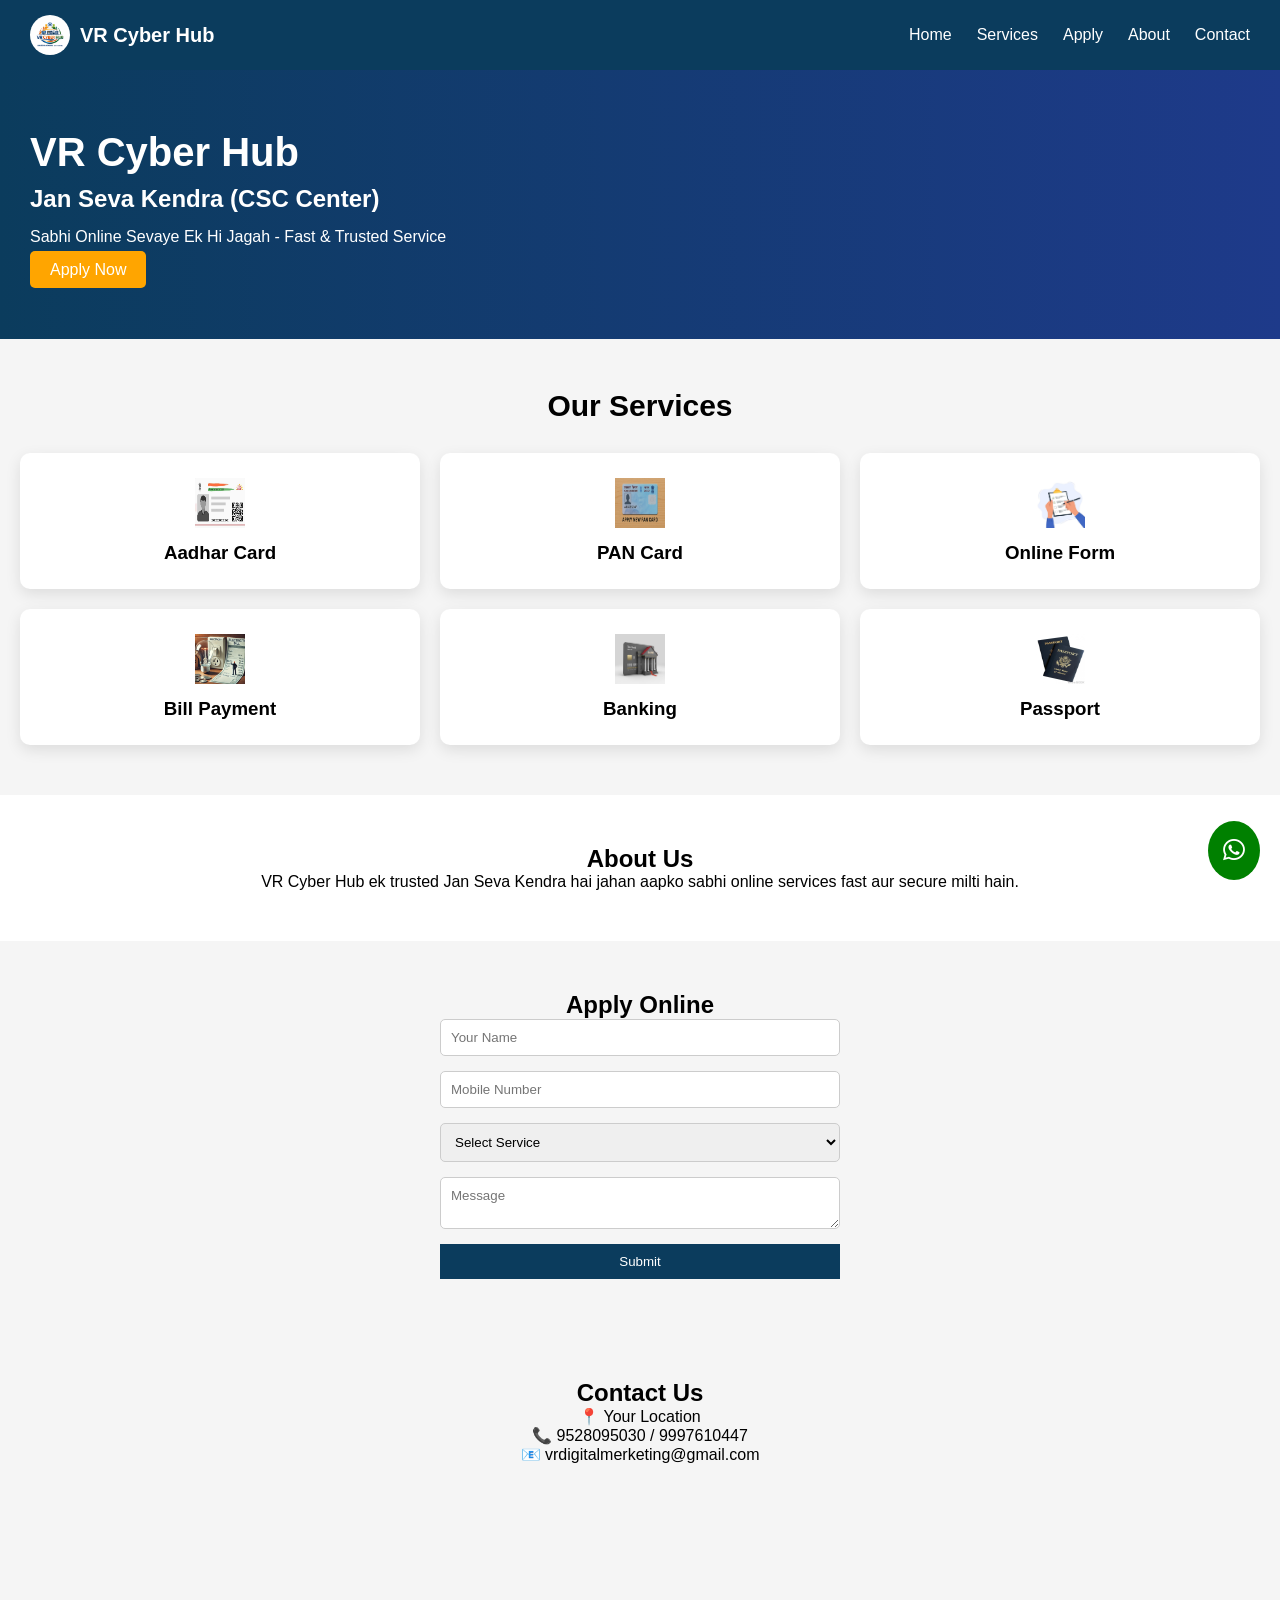
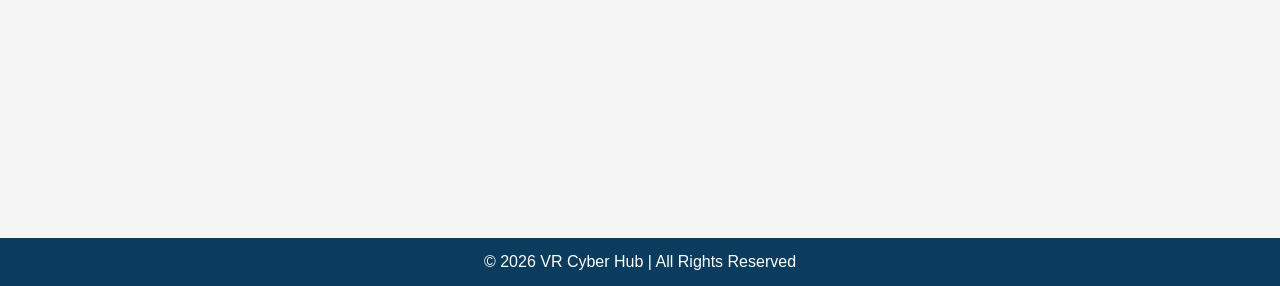
<file: index.html>
<!DOCTYPE html>
<html lang="en">
<head>
    <meta charset="UTF-8">
    <meta name="viewport" content="width=device-width, initial-scale=1.0">
    <title>VR Cyber Hub</title>
    <link rel="icon" href="logo.png">
    <link rel="stylesheet" href="style.css" >
    <link rel="stylesheet" href="https://cdnjs.cloudflare.com/ajax/libs/font-awesome/6.5.0/css/all.min.css">
</head>
<body>
    <header class="header">
  <div class="container">
    
    <!-- Logo -->
    <div class="logo">
      <img src="logo.png" alt="VR Cyber Hub Logo">
      <span>VR Cyber Hub</span>
    </div>

    <!-- Menu -->
    <nav class="nav" id="navMenu">
      <a href="index.html">Home</a>
      <a href="Services.html">Services</a>
      <a href="Apply.html">Apply</a>
      <a href="About.html">About</a>
      <a href="Contact.html">Contact</a>
    </nav>

    <!-- Hamburger -->
    <div class="menu-toggle" id="menuToggle">
      <span></span>
      <span></span>
      <span></span>
    </div>

  </div>
</header>
<!-- HERO SECTION -->
<section class="hero">
  <div class="hero-text">
    <h1>VR Cyber Hub</h1>
    <h2>Jan Seva Kendra (CSC Center)</h2>
    <p>Sabhi Online Sevaye Ek Hi Jagah - Fast & Trusted Service</p>
    <a href="#" class="btn">Apply Now</a>
  </div>
</section>


<!-- SERVICES SECTION -->
<section class="services">
  <h2>Our Services</h2>

  <div class="service-grid">
    
    <div class="service-box">
  <img src="aahar.jpg" alt="">
  <h3>Aadhar Card</h3>
</div>

<div class="service-box">
  <img src="pan.jpg" alt="">
  <h3>PAN Card</h3>
</div>

<div class="service-box">
  <img src="form.jpg" alt="">
  <h3>Online Form</h3>
</div>

<div class="service-box">
  <img src="Electricity Bill.jpg" alt="">
  <h3>Bill Payment</h3>
</div>

<div class="service-box">
  <img src="Banking.jpg" alt="">
  <h3>Banking</h3>
</div>

<div class="service-box">
  <img src="Passport.jpg" alt="">
  <h3>Passport</h3>
</div>

  </div>
</section>
<!-- ABOUT -->
<section class="about">
  <h2>About Us</h2>
  <p>VR Cyber Hub ek trusted Jan Seva Kendra hai jahan aapko sabhi online services fast aur secure milti hain.</p>
</section>

<!-- APPLY FORM -->
<section class="apply">
  <h2>Apply Online</h2>
  <form>
    <input type="text" placeholder="Your Name" required>
    <input type="tel" placeholder="Mobile Number" required>
    
    <select>
      <option>Select Service</option>
      <option>Aadhar</option>
      <option>PAN</option>
      <option>Passport</option>
    </select>

    <textarea placeholder="Message"></textarea>
    <button type="submit">Submit</button>
  </form>
</section>

<!-- CONTACT -->
<section class="contact">
  <h2>Contact Us</h2>
  <p>📍 Your Location</p>
  <p>📞 9528095030 / 9997610447</p>
  <p>📧 vrdigitalmerketing@gmail.com</p>

 <iframe src="https://www.google.com/maps/embed?pb=!1m18!1m12!1m3!1d3489.269103148056!2d77.7565937107135!3d29.009022066782666!2m3!1f0!2f0!3f0!3m2!1i1024!2i768!4f13.1!3m3!1m2!1s0x390c7b4b0005917b%3A0x187c2febc485c0be!2sVR%20Digital%20Pro!5e0!3m2!1sen!2sin!4v1775769670553!5m2!1sen!2sin" width="600" height="450" style="border:0;" allowfullscreen="" loading="lazy" referrerpolicy="no-referrer-when-downgrade"></iframe>
</section>

<!-- WHATSAPP BUTTON -->
<a href="https://wa.me/919528095030" class="whatsapp" target="_blank">
  <i class="fab fa-whatsapp"></i>
</a>

<!-- FOOTER -->
<footer>
  <p>© 2026 VR Cyber Hub | All Rights Reserved</p>
</footer>

<script src="scrpit.js"></script>

</body>
</html>
</file>
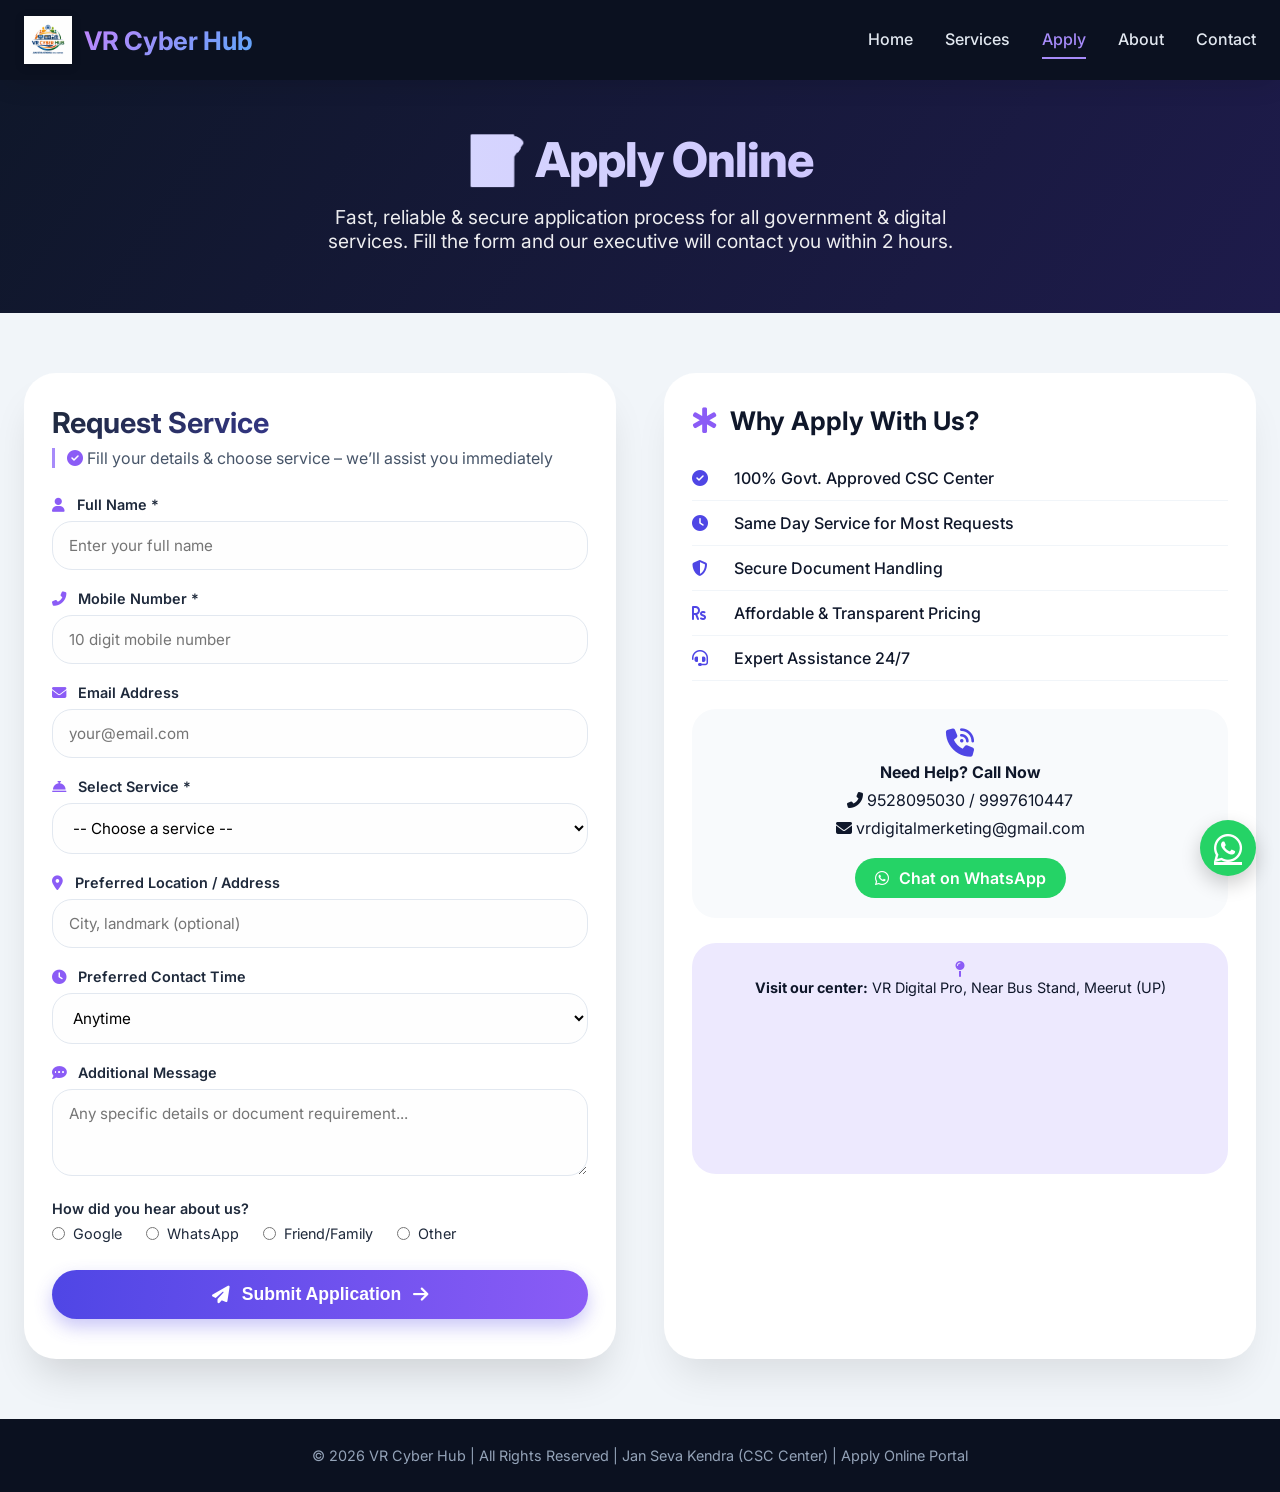
<file: Apply.html>
<!DOCTYPE html>
<html lang="en">
<head>
    <meta charset="UTF-8">
    <meta name="viewport" content="width=device-width, initial-scale=1.0, user-scalable=yes">
    <title>Apply Now | VR Cyber Hub - CSC Center</title>
    <link rel="icon" href="logo.png">
    <!-- Font Awesome 6 -->
    <link rel="stylesheet" href="https://cdnjs.cloudflare.com/ajax/libs/font-awesome/6.5.0/css/all.min.css">
    <!-- Google Fonts -->
    <link href="https://fonts.googleapis.com/css2?family=Inter:opsz,wght@14..32,300;14..32,400;14..32,500;14..32,600;14..32,700;14..32,800&display=swap" rel="stylesheet">
    <style>
        * {
            margin: 0;
            padding: 0;
            box-sizing: border-box;
        }

        body {
            font-family: 'Inter', sans-serif;
            background: #f1f5f9;
            color: #0f172a;
            scroll-behavior: smooth;
        }

        /* ========== HEADER (matching original) ========== */
        .header {
            background: #0b1120;
            box-shadow: 0 10px 25px -5px rgba(0,0,0,0.1);
            position: sticky;
            top: 0;
            z-index: 1000;
            backdrop-filter: blur(2px);
        }

        .container {
            max-width: 1280px;
            margin: 0 auto;
            padding: 0 24px;
            display: flex;
            align-items: center;
            justify-content: space-between;
            height: 80px;
        }

        .logo {
            display: flex;
            align-items: center;
            gap: 12px;
        }

        .logo img {
            height: 48px;
            width: auto;
            filter: drop-shadow(0 2px 4px rgba(0,0,0,0.2));
        }

        .logo span {
            font-size: 1.6rem;
            font-weight: 700;
            background: linear-gradient(135deg, #c084fc, #60a5fa);
            -webkit-background-clip: text;
            background-clip: text;
            color: transparent;
            letter-spacing: -0.3px;
        }

        .nav {
            display: flex;
            gap: 32px;
        }

        .nav a {
            text-decoration: none;
            color: #e2e8f0;
            font-weight: 500;
            font-size: 1rem;
            transition: 0.2s;
            padding: 8px 0;
            border-bottom: 2px solid transparent;
        }

        .nav a:hover, .nav a.active {
            color: #a78bfa;
            border-bottom-color: #a78bfa;
        }

        .menu-toggle {
            display: none;
            flex-direction: column;
            cursor: pointer;
            gap: 6px;
        }

        .menu-toggle span {
            width: 28px;
            height: 3px;
            background: #e2e8f0;
            border-radius: 4px;
            transition: 0.2s;
        }

        @media (max-width: 768px) {
            .menu-toggle {
                display: flex;
            }
            .nav {
                position: fixed;
                top: 80px;
                left: -100%;
                width: 70%;
                height: calc(100vh - 80px);
                background: #0f172ad9;
                backdrop-filter: blur(16px);
                flex-direction: column;
                align-items: center;
                padding-top: 40px;
                gap: 28px;
                transition: left 0.3s ease;
                box-shadow: 5px 0 20px rgba(0,0,0,0.3);
                z-index: 999;
            }
            .nav.open {
                left: 0;
            }
            .container {
                padding: 0 20px;
            }
        }

        /* ========== APPLY HERO ========== */
        .apply-hero {
            background: linear-gradient(125deg, #0f172a 0%, #1e1b4b 100%);
            padding: 50px 24px 60px;
            text-align: center;
            color: white;
        }

        .apply-hero h1 {
            font-size: 3rem;
            font-weight: 800;
            letter-spacing: -1px;
            background: linear-gradient(to right, #e0e7ff, #c4b5fd);
            -webkit-background-clip: text;
            background-clip: text;
            color: transparent;
            margin-bottom: 16px;
        }

        .apply-hero p {
            font-size: 1.2rem;
            max-width: 650px;
            margin: 0 auto;
            opacity: 0.92;
        }

        /* ========== MAIN FORM SECTION (Two column layout) ========== */
        .apply-container {
            max-width: 1280px;
            margin: 60px auto;
            padding: 0 24px;
            display: grid;
            grid-template-columns: 1fr 1fr;
            gap: 48px;
        }

        /* form card */
        .form-card {
            background: white;
            border-radius: 32px;
            box-shadow: 0 25px 40px -12px rgba(0, 0, 0, 0.15);
            overflow: hidden;
            padding: 32px 28px 40px;
            transition: transform 0.2s;
        }

        .form-card h2 {
            font-size: 1.8rem;
            font-weight: 700;
            margin-bottom: 8px;
            background: linear-gradient(135deg, #1e293b, #4f46e5);
            -webkit-background-clip: text;
            background-clip: text;
            color: transparent;
        }

        .form-card p {
            color: #475569;
            margin-bottom: 28px;
            border-left: 3px solid #a78bfa;
            padding-left: 12px;
        }

        .input-group {
            margin-bottom: 20px;
        }

        .input-group label {
            display: block;
            font-weight: 600;
            margin-bottom: 8px;
            color: #1e293b;
            font-size: 0.9rem;
        }

        .input-group label i {
            margin-right: 8px;
            color: #8b5cf6;
        }

        .input-group input, 
        .input-group select, 
        .input-group textarea {
            width: 100%;
            padding: 14px 16px;
            border: 1.5px solid #e2e8f0;
            border-radius: 20px;
            font-family: 'Inter', sans-serif;
            font-size: 0.95rem;
            transition: 0.2s;
            background: #fefefe;
        }

        .input-group input:focus, 
        .input-group select:focus, 
        .input-group textarea:focus {
            outline: none;
            border-color: #8b5cf6;
            box-shadow: 0 0 0 3px rgba(139, 92, 246, 0.2);
        }

        .radio-group {
            display: flex;
            gap: 24px;
            margin-top: 8px;
        }

        .radio-group label {
            display: flex;
            align-items: center;
            gap: 8px;
            font-weight: normal;
            cursor: pointer;
        }

        .btn-submit {
            background: linear-gradient(95deg, #4f46e5, #8b5cf6);
            border: none;
            width: 100%;
            padding: 14px;
            border-radius: 40px;
            font-size: 1.1rem;
            font-weight: 700;
            color: white;
            display: flex;
            align-items: center;
            justify-content: center;
            gap: 12px;
            cursor: pointer;
            transition: 0.2s;
            margin-top: 12px;
            box-shadow: 0 8px 18px rgba(79,70,229,0.3);
        }

        .btn-submit:hover {
            transform: scale(0.98);
            background: linear-gradient(95deg, #6366f1, #a78bfa);
        }

        /* info card */
        .info-card {
            background: white;
            border-radius: 32px;
            padding: 32px 28px;
            box-shadow: 0 25px 40px -12px rgba(0, 0, 0, 0.1);
        }

        .info-card h3 {
            font-size: 1.6rem;
            margin-bottom: 20px;
            display: flex;
            align-items: center;
            gap: 12px;
            color: #0f172a;
        }

        .info-card h3 i {
            color: #8b5cf6;
        }

        .service-list {
            list-style: none;
            margin: 20px 0;
        }

        .service-list li {
            padding: 12px 0;
            border-bottom: 1px solid #f1f5f9;
            display: flex;
            align-items: center;
            gap: 14px;
            font-weight: 500;
        }

        .service-list li i {
            width: 28px;
            color: #4f46e5;
        }

        .contact-box {
            background: #f8fafc;
            border-radius: 24px;
            padding: 20px;
            margin-top: 28px;
            text-align: center;
        }

        .contact-box p {
            margin: 8px 0;
        }

        .whatsapp-btn-sm {
            display: inline-flex;
            align-items: center;
            gap: 10px;
            background: #25D366;
            color: white;
            padding: 10px 20px;
            border-radius: 40px;
            text-decoration: none;
            font-weight: 600;
            margin-top: 12px;
        }

        /* success toast */
        .toast-message {
            position: fixed;
            bottom: 30px;
            left: 50%;
            transform: translateX(-50%);
            background: #0f172a;
            color: white;
            padding: 12px 28px;
            border-radius: 60px;
            font-weight: 500;
            z-index: 2000;
            box-shadow: 0 10px 20px rgba(0,0,0,0.2);
            display: none;
            align-items: center;
            gap: 12px;
            backdrop-filter: blur(8px);
        }

        /* whatsapp fixed button */
        .whatsapp {
            position: fixed;
            bottom: 24px;
            right: 24px;
            background: #25D366;
            color: white;
            width: 56px;
            height: 56px;
            border-radius: 50%;
            display: flex;
            align-items: center;
            justify-content: center;
            font-size: 32px;
            box-shadow: 0 8px 20px rgba(0,0,0,0.2);
            transition: 0.2s;
            z-index: 1100;
        }

        .whatsapp:hover {
            transform: scale(1.08);
            background: #20b359;
        }

        footer {
            background: #0b1120;
            color: #94a3b8;
            text-align: center;
            padding: 28px 20px;
            margin-top: 40px;
            font-size: 0.9rem;
        }

        @media (max-width: 900px) {
            .apply-container {
                grid-template-columns: 1fr;
                gap: 32px;
            }
        }

        @media (max-width: 550px) {
            .apply-hero h1 {
                font-size: 2.2rem;
            }
            .form-card {
                padding: 24px 18px;
            }
        }
    </style>
</head>
<body>

<!-- HEADER -->
<header class="header">
    <div class="container">
        <div class="logo">
            <img src="logo.png" alt="VR Cyber Hub Logo" onerror="this.src='https://placehold.co/60x60?text=VR'">
            <span>VR Cyber Hub</span>
        </div>
        <nav class="nav" id="navMenu">
            <a href="index.html">Home</a>
            <a href="Services.html">Services</a>
            <a href="Apply.html" class="active">Apply</a>
            <a href="About.html">About</a>
            <a href="Contact.html">Contact</a>
        </nav>
        <div class="menu-toggle" id="menuToggle">
            <span></span>
            <span></span>
            <span></span>
        </div>
    </div>
</header>

<!-- Apply Hero -->
<section class="apply-hero">
    <h1>📝 Apply Online</h1>
    <p>Fast, reliable & secure application process for all government & digital services. Fill the form and our executive will contact you within 2 hours.</p>
</section>

<!-- Main Apply Section -->
<div class="apply-container">
    <!-- LEFT: Application Form -->
    <div class="form-card">
        <h2>Request Service</h2>
        <p><i class="fas fa-check-circle" style="color:#8b5cf6;"></i> Fill your details & choose service – we’ll assist you immediately</p>
        
        <form id="applyForm">
            <div class="input-group">
                <label><i class="fas fa-user"></i> Full Name *</label>
                <input type="text" id="fullName" placeholder="Enter your full name" required>
            </div>

            <div class="input-group">
                <label><i class="fas fa-phone-alt"></i> Mobile Number *</label>
                <input type="tel" id="mobile" placeholder="10 digit mobile number" pattern="[0-9]{10}" required>
            </div>

            <div class="input-group">
                <label><i class="fas fa-envelope"></i> Email Address</label>
                <input type="email" id="email" placeholder="your@email.com">
            </div>

            <div class="input-group">
                <label><i class="fas fa-concierge-bell"></i> Select Service *</label>
                <select id="serviceType" required>
                    <option value="" disabled selected>-- Choose a service --</option>
                    <option value="Aadhar Card">🪪 Aadhar Card (New/Correction/PVC)</option>
                    <option value="PAN Card">💳 PAN Card / e-PAN</option>
                    <option value="Online Form">📄 Online Form (Job/Admission)</option>
                    <option value="Bill Payment">⚡ Bill Payment (Electricity/Gas/Mobile)</option>
                    <option value="Banking">🏦 Banking / AEPS / Money Transfer</option>
                    <option value="Passport">✈️ Passport Assistance</option>
                    <option value="Voter ID">🗳️ Voter ID Card</option>
                    <option value="Driving License">🚗 Driving License (LL/DL)</option>
                    <option value="CSC Certificate">📜 Income/Caste/Domicile Certificate</option>
                    <option value="Other">🔧 Other Services</option>
                </select>
            </div>

            <div class="input-group">
                <label><i class="fas fa-map-marker-alt"></i> Preferred Location / Address</label>
                <input type="text" id="address" placeholder="City, landmark (optional)">
            </div>

            <div class="input-group">
                <label><i class="fas fa-clock"></i> Preferred Contact Time</label>
                <select id="contactTime">
                    <option>Anytime</option>
                    <option>Morning (9 AM - 12 PM)</option>
                    <option>Afternoon (12 PM - 4 PM)</option>
                    <option>Evening (4 PM - 8 PM)</option>
                </select>
            </div>

            <div class="input-group">
                <label><i class="fas fa-comment-dots"></i> Additional Message</label>
                <textarea rows="3" id="message" placeholder="Any specific details or document requirement..."></textarea>
            </div>

            <div class="input-group">
                <label>How did you hear about us?</label>
                <div class="radio-group">
                    <label><input type="radio" name="referrer" value="Google"> Google</label>
                    <label><input type="radio" name="referrer" value="WhatsApp"> WhatsApp</label>
                    <label><input type="radio" name="referrer" value="Friend/Family"> Friend/Family</label>
                    <label><input type="radio" name="referrer" value="Other"> Other</label>
                </div>
            </div>

            <button type="submit" class="btn-submit"><i class="fas fa-paper-plane"></i> Submit Application <i class="fas fa-arrow-right"></i></button>
        </form>
    </div>

    <!-- RIGHT: Information & Contact Box -->
    <div class="info-card">
        <h3><i class="fas fa-star-of-life"></i> Why Apply With Us?</h3>
        <ul class="service-list">
            <li><i class="fas fa-check-circle"></i> 100% Govt. Approved CSC Center</li>
            <li><i class="fas fa-clock"></i> Same Day Service for Most Requests</li>
            <li><i class="fas fa-shield-alt"></i> Secure Document Handling</li>
            <li><i class="fas fa-rupee-sign"></i> Affordable & Transparent Pricing</li>
            <li><i class="fas fa-headset"></i> Expert Assistance 24/7</li>
        </ul>
        
        <div class="contact-box">
            <i class="fas fa-phone-volume" style="font-size: 28px; color:#4f46e5;"></i>
            <p style="font-weight: 700; margin-top: 5px;">Need Help? Call Now</p>
            <p><i class="fas fa-phone-alt"></i> 9528095030 / 9997610447</p>
            <p><i class="fas fa-envelope"></i> vrdigitalmerketing@gmail.com</p>
            <a href="https://wa.me/919528095030" class="whatsapp-btn-sm" target="_blank"><i class="fab fa-whatsapp"></i> Chat on WhatsApp</a>
        </div>

        <div style="margin-top: 25px; background:#ede9fe; border-radius: 24px; padding: 16px; text-align:center;">
            <i class="fas fa-map-pin" style="color:#8b5cf6;"></i>
            <p style="font-size: 0.9rem;"><strong>Visit our center:</strong> VR Digital Pro, Near Bus Stand, Meerut (UP)</p>
            <iframe src="https://www.google.com/maps/embed?pb=!1m18!1m12!1m3!1d3489.269103148056!2d77.7565937107135!3d29.009022066782666!2m3!1f0!2f0!3f0!3m2!1i1024!2i768!4f13.1!3m3!1m2!1s0x390c7b4b0005917b%3A0x187c2febc485c0be!2sVR%20Digital%20Pro!5e0!3m2!1sen!2sin!4v1775769670553!5m2!1sen!2sin" width="100%" height="150" style="border:0; border-radius: 16px; margin-top: 8px;" allowfullscreen="" loading="lazy"></iframe>
        </div>
    </div>
</div>

<!-- Toast Notification -->
<div id="toastMsg" class="toast-message">
    <i class="fas fa-check-circle"></i> <span id="toastText">Application sent! We'll contact you soon.</span>
</div>

<!-- WhatsApp fixed button -->
<a href="https://wa.me/919528095030" class="whatsapp" target="_blank">
    <i class="fab fa-whatsapp"></i>
</a>

<footer>
    <p>© 2026 VR Cyber Hub | All Rights Reserved | Jan Seva Kendra (CSC Center) | Apply Online Portal</p>
</footer>

<script>
    // Mobile menu toggle
    const menuToggle = document.getElementById('menuToggle');
    const navMenu = document.getElementById('navMenu');
    if (menuToggle && navMenu) {
        menuToggle.addEventListener('click', () => {
            navMenu.classList.toggle('open');
        });
        // close when link clicked
        const navLinks = navMenu.querySelectorAll('a');
        navLinks.forEach(link => {
            link.addEventListener('click', () => {
                navMenu.classList.remove('open');
            });
        });
    }

    // Close mobile menu on resize if >768px
    window.addEventListener('resize', () => {
        if (window.innerWidth > 768 && navMenu.classList.contains('open')) {
            navMenu.classList.remove('open');
        }
    });

    // Toast function
    function showToast(message, isError = false) {
        const toast = document.getElementById('toastMsg');
        const toastText = document.getElementById('toastText');
        toastText.innerText = message;
        toast.style.display = 'flex';
        toast.style.backgroundColor = isError ? '#b91c1c' : '#0f172a';
        if (isError) {
            toast.style.backgroundColor = '#b91c1c';
        } else {
            toast.style.backgroundColor = '#0f172a';
        }
        setTimeout(() => {
            toast.style.display = 'none';
        }, 4000);
    }

    // handle form submission with validation and store in localStorage + alert team
    const form = document.getElementById('applyForm');
    
    form.addEventListener('submit', function(e) {
        e.preventDefault();
        
        // Get values
        const fullName = document.getElementById('fullName').value.trim();
        const mobile = document.getElementById('mobile').value.trim();
        const email = document.getElementById('email').value.trim();
        const service = document.getElementById('serviceType').value;
        const address = document.getElementById('address').value;
        const contactTime = document.getElementById('contactTime').value;
        const message = document.getElementById('message').value;
        
        // Get selected referrer radio
        let referrer = '';
        const radios = document.getElementsByName('referrer');
        for(let i = 0; i < radios.length; i++) {
            if(radios[i].checked) {
                referrer = radios[i].value;
                break;
            }
        }
        
        // Validation
        if(fullName === '') {
            showToast('❌ Please enter your full name', true);
            return;
        }
        if(mobile === '' || !/^\d{10}$/.test(mobile)) {
            showToast('❌ Valid 10-digit mobile number required', true);
            return;
        }
        if(service === '' || service === null) {
            showToast('❌ Please select a service', true);
            return;
        }
        
        // Optional email regex if provided
        if(email !== '' && !/^[^\s@]+@([^\s@.,]+\.)+[^\s@.,]{2,}$/.test(email)) {
            showToast('⚠️ Please enter a valid email address (or leave blank)', true);
            return;
        }
        
        // Create application object
        const applicationData = {
            id: Date.now(),
            fullName: fullName,
            mobile: mobile,
            email: email || 'Not provided',
            service: service,
            address: address || 'Not provided',
            contactTime: contactTime,
            message: message || 'No additional message',
            referrer: referrer || 'Not specified',
            appliedOn: new Date().toLocaleString(),
            status: 'Pending'
        };
        
        // Save to localStorage (applications list)
        let allApplications = JSON.parse(localStorage.getItem('vr_cyber_applications') || '[]');
        allApplications.unshift(applicationData); // latest first
        localStorage.setItem('vr_cyber_applications', JSON.stringify(allApplications));
        
        // Optionally store last application for confirmation
        localStorage.setItem('last_application', JSON.stringify(applicationData));
        
        // Show success message with details
        showToast(`✅ Application sent, ${fullName}! We'll call you at ${mobile} within 2 hours.`);
        
        // Reset form (optional but good UX)
        form.reset();
        // Clear radio selection
        radios.forEach(r => r.checked = false);
        
        // Additionally, we could simulate a console log for demo
        console.log('New Application:', applicationData);
        
        // For extra effect: redirect to a thank you? but not needed, just stay.
        // optional: scroll to top smoothly
        window.scrollTo({ top: 0, behavior: 'smooth' });
    });
    
    // Additional pre-fill or demo: Show total applications count in console (optional)
    const existingApps = localStorage.getItem('vr_cyber_applications');
    if(existingApps) {
        const count = JSON.parse(existingApps).length;
        console.log(`📋 Total applications received: ${count}`);
    }
    
    // Also add demo handler if you want to display recent application (not needed)
    // For better experience: if user clicks on any service suggestion from right side? can be nice
    // Bonus: click on any service from list to auto-fill the select dropdown
    const serviceItems = document.querySelectorAll('.service-list li');
    // Not required but intuitive
    const serviceSelect = document.getElementById('serviceType');
    const quickFill = (serviceName) => {
        for(let i=0; i<serviceSelect.options.length; i++) {
            if(serviceSelect.options[i].text.includes(serviceName) || serviceSelect.options[i].value === serviceName) {
                serviceSelect.value = serviceSelect.options[i].value;
                break;
            }
        }
    };
    // just add a click listener for demo (optional)
    document.querySelectorAll('.service-list li').forEach(li => {
        li.style.cursor = 'pointer';
        li.addEventListener('click', () => {
            const text = li.innerText;
            if(text.includes('Aadhar')) quickFill('Aadhar Card');
            else if(text.includes('PAN')) quickFill('PAN Card');
            else if(text.includes('Govt')) quickFill('Online Form');
            else if(text.includes('Bill')) quickFill('Bill Payment');
            else if(text.includes('Banking')) quickFill('Banking');
            else if(text.includes('Passport')) quickFill('Passport');
            else if(text.includes('Voter')) quickFill('Voter ID');
            else if(text.includes('Driving')) quickFill('Driving License');
            else if(text.includes('Certificate')) quickFill('CSC Certificate');
            showToast(`🔧 Service "${serviceSelect.options[serviceSelect.selectedIndex]?.text}" selected`, false);
        });
    });
    
    // also add manual mapping for any emergency
    window.addEventListener('load', () => {
        // check if there's any pending application message
        console.log("VR Cyber Hub Apply Page Loaded – Ready for submissions");
        // set default radio if needed
    });
    
    // style for active nav links
    const currentPage = window.location.pathname.split("/").pop();
    if(currentPage === 'Apply.html' || currentPage === '' || currentPage === 'Apply') {
        // active already set in html
    }
</script>
</body>
</html>
</file>
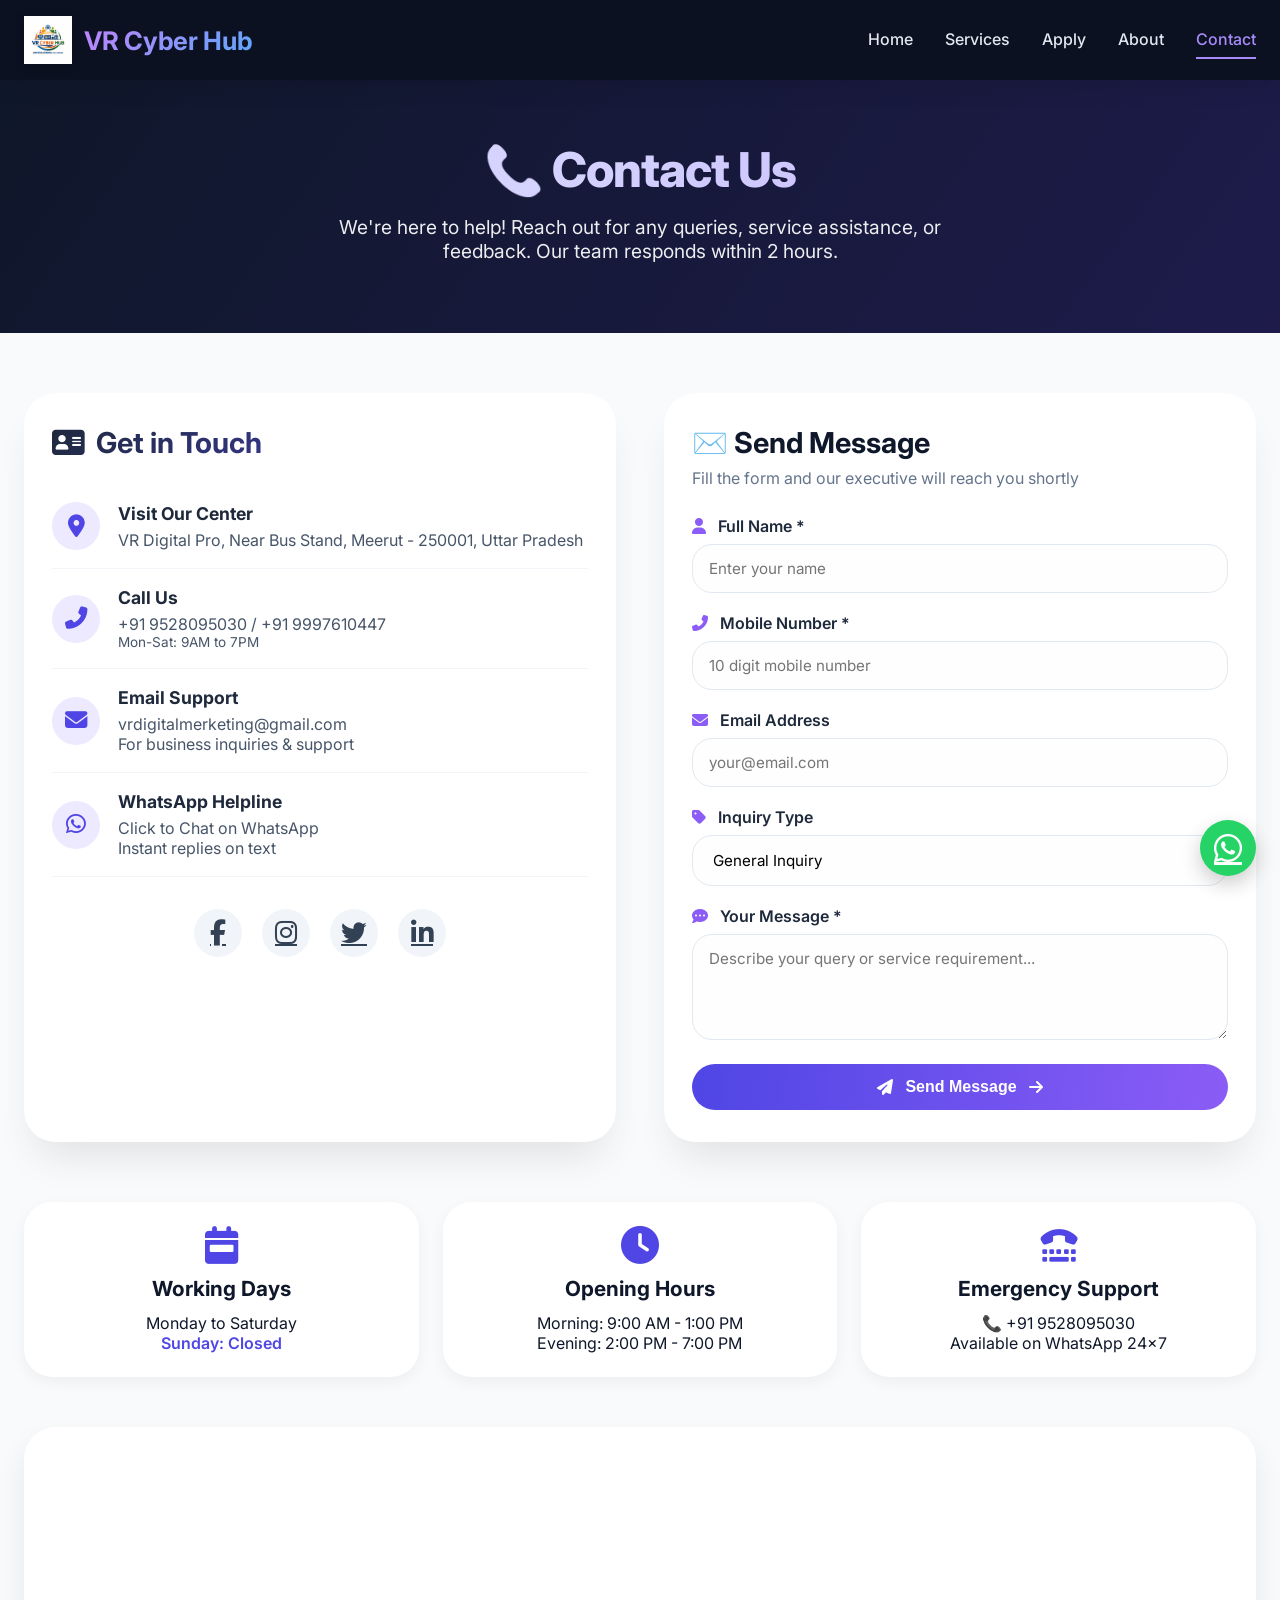
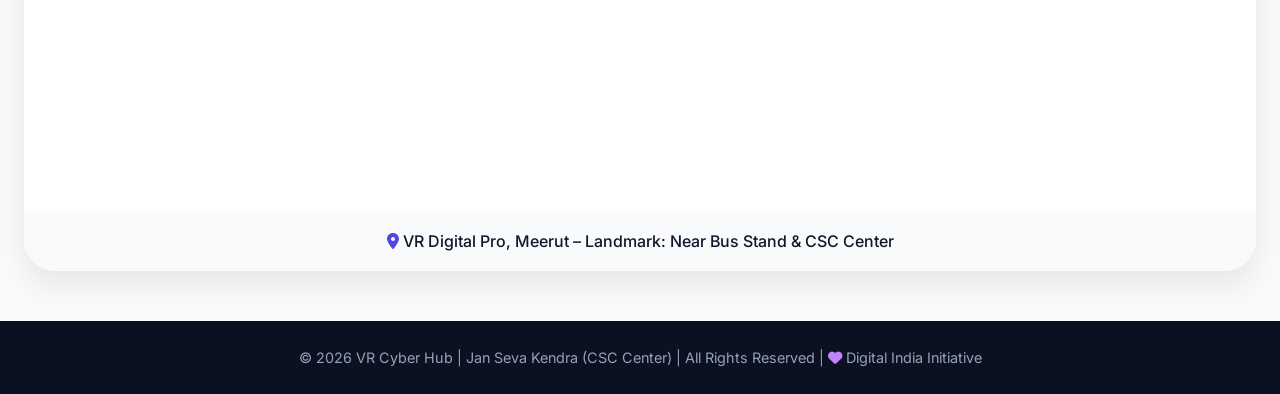
<file: Contact.html>
<!DOCTYPE html>
<html lang="en">
<head>
    <meta charset="UTF-8">
    <meta name="viewport" content="width=device-width, initial-scale=1.0, user-scalable=yes">
    <title>Contact Us | VR Cyber Hub - Jan Seva Kendra</title>
    <link rel="icon" href="logo.png">
    <!-- Font Awesome 6 -->
    <link rel="stylesheet" href="https://cdnjs.cloudflare.com/ajax/libs/font-awesome/6.5.0/css/all.min.css">
    <!-- Google Fonts -->
    <link href="https://fonts.googleapis.com/css2?family=Inter:opsz,wght@14..32,300;14..32,400;14..32,500;14..32,600;14..32,700;14..32,800&display=swap" rel="stylesheet">
    <style>
        * {
            margin: 0;
            padding: 0;
            box-sizing: border-box;
        }

        body {
            font-family: 'Inter', sans-serif;
            background: #f8fafc;
            color: #0f172a;
            scroll-behavior: smooth;
        }

        /* ========== HEADER ========== */
        .header {
            background: #0b1120;
            box-shadow: 0 10px 25px -5px rgba(0,0,0,0.1);
            position: sticky;
            top: 0;
            z-index: 1000;
            backdrop-filter: blur(2px);
        }

        .container {
            max-width: 1280px;
            margin: 0 auto;
            padding: 0 24px;
            display: flex;
            align-items: center;
            justify-content: space-between;
            height: 80px;
        }

        .logo {
            display: flex;
            align-items: center;
            gap: 12px;
        }

        .logo img {
            height: 48px;
            width: auto;
            filter: drop-shadow(0 2px 4px rgba(0,0,0,0.2));
        }

        .logo span {
            font-size: 1.6rem;
            font-weight: 700;
            background: linear-gradient(135deg, #c084fc, #60a5fa);
            -webkit-background-clip: text;
            background-clip: text;
            color: transparent;
            letter-spacing: -0.3px;
        }

        .nav {
            display: flex;
            gap: 32px;
        }

        .nav a {
            text-decoration: none;
            color: #e2e8f0;
            font-weight: 500;
            font-size: 1rem;
            transition: 0.2s;
            padding: 8px 0;
            border-bottom: 2px solid transparent;
        }

        .nav a:hover, .nav a.active {
            color: #a78bfa;
            border-bottom-color: #a78bfa;
        }

        .menu-toggle {
            display: none;
            flex-direction: column;
            cursor: pointer;
            gap: 6px;
        }

        .menu-toggle span {
            width: 28px;
            height: 3px;
            background: #e2e8f0;
            border-radius: 4px;
            transition: 0.2s;
        }

        @media (max-width: 768px) {
            .menu-toggle {
                display: flex;
            }
            .nav {
                position: fixed;
                top: 80px;
                left: -100%;
                width: 70%;
                height: calc(100vh - 80px);
                background: #0f172ad9;
                backdrop-filter: blur(16px);
                flex-direction: column;
                align-items: center;
                padding-top: 40px;
                gap: 28px;
                transition: left 0.3s ease;
                box-shadow: 5px 0 20px rgba(0,0,0,0.3);
                z-index: 999;
            }
            .nav.open {
                left: 0;
            }
            .container {
                padding: 0 20px;
            }
        }

        /* ========== CONTACT HERO ========== */
        .contact-hero {
            background: linear-gradient(125deg, #0f172a 0%, #1e1b4b 100%);
            padding: 60px 24px 70px;
            text-align: center;
            color: white;
        }

        .contact-hero h1 {
            font-size: 3rem;
            font-weight: 800;
            letter-spacing: -1px;
            background: linear-gradient(to right, #e0e7ff, #c4b5fd);
            -webkit-background-clip: text;
            background-clip: text;
            color: transparent;
            margin-bottom: 16px;
        }

        .contact-hero p {
            font-size: 1.2rem;
            max-width: 650px;
            margin: 0 auto;
            opacity: 0.92;
        }

        /* ========== MAIN CONTACT SECTION ========== */
        .contact-main {
            max-width: 1280px;
            margin: 60px auto;
            padding: 0 24px;
            display: grid;
            grid-template-columns: 1fr 1fr;
            gap: 48px;
        }

        /* contact info cards */
        .contact-info {
            background: white;
            border-radius: 32px;
            padding: 32px 28px;
            box-shadow: 0 25px 40px -12px rgba(0, 0, 0, 0.1);
        }

        .contact-info h2 {
            font-size: 1.8rem;
            margin-bottom: 24px;
            display: flex;
            align-items: center;
            gap: 12px;
            background: linear-gradient(135deg, #1e293b, #4f46e5);
            -webkit-background-clip: text;
            background-clip: text;
            color: transparent;
        }

        .info-card-item {
            display: flex;
            align-items: center;
            gap: 18px;
            padding: 18px 0;
            border-bottom: 1px solid #f1f5f9;
        }

        .info-card-item i {
            width: 48px;
            height: 48px;
            background: #ede9fe;
            border-radius: 30px;
            display: flex;
            align-items: center;
            justify-content: center;
            font-size: 1.4rem;
            color: #4f46e5;
        }

        .info-card-item .details h4 {
            font-size: 1.1rem;
            margin-bottom: 6px;
            color: #1e293b;
        }

        .info-card-item .details p, 
        .info-card-item .details a {
            color: #475569;
            text-decoration: none;
            transition: 0.2s;
        }

        .info-card-item .details a:hover {
            color: #8b5cf6;
        }

        .social-links {
            margin-top: 32px;
            display: flex;
            gap: 20px;
            justify-content: center;
        }

        .social-links a {
            width: 48px;
            height: 48px;
            background: #f1f5f9;
            border-radius: 50%;
            display: flex;
            align-items: center;
            justify-content: center;
            font-size: 1.6rem;
            color: #334155;
            transition: 0.2s;
        }

        .social-links a:hover {
            background: #4f46e5;
            color: white;
            transform: translateY(-4px);
        }

        /* contact form */
        .contact-form {
            background: white;
            border-radius: 32px;
            padding: 32px 28px;
            box-shadow: 0 25px 40px -12px rgba(0, 0, 0, 0.1);
        }

        .contact-form h2 {
            font-size: 1.8rem;
            margin-bottom: 8px;
        }

        .contact-form p {
            color: #64748b;
            margin-bottom: 28px;
        }

        .input-group {
            margin-bottom: 20px;
        }

        .input-group label {
            display: block;
            font-weight: 600;
            margin-bottom: 8px;
            color: #1e293b;
        }

        .input-group label i {
            margin-right: 8px;
            color: #8b5cf6;
        }

        .input-group input, 
        .input-group select, 
        .input-group textarea {
            width: 100%;
            padding: 14px 16px;
            border: 1.5px solid #e2e8f0;
            border-radius: 20px;
            font-family: 'Inter', sans-serif;
            font-size: 0.95rem;
            transition: 0.2s;
            background: #fefefe;
        }

        .input-group input:focus, 
        .input-group select:focus, 
        .input-group textarea:focus {
            outline: none;
            border-color: #8b5cf6;
            box-shadow: 0 0 0 3px rgba(139, 92, 246, 0.2);
        }

        .btn-submit {
            background: linear-gradient(95deg, #4f46e5, #8b5cf6);
            border: none;
            width: 100%;
            padding: 14px;
            border-radius: 40px;
            font-size: 1rem;
            font-weight: 700;
            color: white;
            display: flex;
            align-items: center;
            justify-content: center;
            gap: 12px;
            cursor: pointer;
            transition: 0.2s;
            margin-top: 12px;
        }

        .btn-submit:hover {
            transform: scale(0.98);
            background: linear-gradient(95deg, #6366f1, #a78bfa);
        }

        /* map section */
        .map-section {
            max-width: 1280px;
            margin: 20px auto 50px;
            padding: 0 24px;
        }

        .map-card {
            background: white;
            border-radius: 32px;
            overflow: hidden;
            box-shadow: 0 15px 30px rgba(0,0,0,0.08);
        }

        .map-card iframe {
            width: 100%;
            height: 380px;
            border: none;
        }

        .map-card .map-caption {
            padding: 20px;
            text-align: center;
            background: #f8fafc;
            font-weight: 500;
        }

        /* business hours */
        .hours-section {
            max-width: 1280px;
            margin: 30px auto 50px;
            padding: 0 24px;
        }

        .hours-grid {
            display: grid;
            grid-template-columns: repeat(auto-fit, minmax(240px, 1fr));
            gap: 24px;
        }

        .hour-card {
            background: white;
            border-radius: 28px;
            padding: 24px;
            text-align: center;
            box-shadow: 0 5px 15px rgba(0,0,0,0.05);
        }

        .hour-card i {
            font-size: 38px;
            color: #4f46e5;
            margin-bottom: 12px;
        }

        .hour-card h4 {
            font-size: 1.3rem;
            margin-bottom: 12px;
        }

        /* toast message */
        .toast-message {
            position: fixed;
            bottom: 30px;
            left: 50%;
            transform: translateX(-50%);
            background: #0f172a;
            color: white;
            padding: 12px 28px;
            border-radius: 60px;
            font-weight: 500;
            z-index: 2000;
            box-shadow: 0 10px 20px rgba(0,0,0,0.2);
            display: none;
            align-items: center;
            gap: 12px;
            backdrop-filter: blur(8px);
        }

        /* whatsapp button */
        .whatsapp {
            position: fixed;
            bottom: 24px;
            right: 24px;
            background: #25D366;
            color: white;
            width: 56px;
            height: 56px;
            border-radius: 50%;
            display: flex;
            align-items: center;
            justify-content: center;
            font-size: 32px;
            box-shadow: 0 8px 20px rgba(0,0,0,0.2);
            transition: 0.2s;
            z-index: 1100;
        }

        .whatsapp:hover {
            transform: scale(1.08);
            background: #20b359;
        }

        footer {
            background: #0b1120;
            color: #94a3b8;
            text-align: center;
            padding: 28px 20px;
            margin-top: 40px;
            font-size: 0.9rem;
        }

        @media (max-width: 850px) {
            .contact-main {
                grid-template-columns: 1fr;
                gap: 32px;
            }
            .contact-hero h1 {
                font-size: 2.2rem;
            }
        }
    </style>
</head>
<body>

<!-- HEADER -->
<header class="header">
    <div class="container">
        <div class="logo">
            <img src="logo.png" alt="VR Cyber Hub Logo" onerror="this.src='https://placehold.co/60x60?text=VR'">
            <span>VR Cyber Hub</span>
        </div>
        <nav class="nav" id="navMenu">
            <a href="index.html">Home</a>
            <a href="Services.html">Services</a>
            <a href="Apply.html">Apply</a>
            <a href="About.html">About</a>
            <a href="Contact.html" class="active">Contact</a>
        </nav>
        <div class="menu-toggle" id="menuToggle">
            <span></span>
            <span></span>
            <span></span>
        </div>
    </div>
</header>

<!-- Contact Hero -->
<section class="contact-hero">
    <h1>📞 Contact Us</h1>
    <p>We're here to help! Reach out for any queries, service assistance, or feedback. Our team responds within 2 hours.</p>
</section>

<!-- Main Contact Area -->
<div class="contact-main">
    <!-- Left: Contact Information -->
    <div class="contact-info">
        <h2><i class="fas fa-address-card"></i> Get in Touch</h2>
        
        <div class="info-card-item">
            <i class="fas fa-map-marker-alt"></i>
            <div class="details">
                <h4>Visit Our Center</h4>
                <p>VR Digital Pro, Near Bus Stand, Meerut - 250001, Uttar Pradesh</p>
            </div>
        </div>

        <div class="info-card-item">
            <i class="fas fa-phone-alt"></i>
            <div class="details">
                <h4>Call Us</h4>
                <p><a href="tel:9528095030">+91 9528095030</a> / <a href="tel:9997610447">+91 9997610447</a></p>
                <p style="font-size: 0.85rem;">Mon-Sat: 9AM to 7PM</p>
            </div>
        </div>

        <div class="info-card-item">
            <i class="fas fa-envelope"></i>
            <div class="details">
                <h4>Email Support</h4>
                <p><a href="mailto:vrdigitalmerketing@gmail.com">vrdigitalmerketing@gmail.com</a></p>
                <p>For business inquiries & support</p>
            </div>
        </div>

        <div class="info-card-item">
            <i class="fab fa-whatsapp"></i>
            <div class="details">
                <h4>WhatsApp Helpline</h4>
                <p><a href="https://wa.me/919528095030" target="_blank">Click to Chat on WhatsApp</a></p>
                <p>Instant replies on text</p>
            </div>
        </div>

        <div class="social-links">
            <a href="#" aria-label="Facebook"><i class="fab fa-facebook-f"></i></a>
            <a href="#" aria-label="Instagram"><i class="fab fa-instagram"></i></a>
            <a href="#" aria-label="Twitter"><i class="fab fa-twitter"></i></a>
            <a href="#" aria-label="LinkedIn"><i class="fab fa-linkedin-in"></i></a>
        </div>
    </div>

    <!-- Right: Quick Contact Form -->
    <div class="contact-form">
        <h2>✉️ Send Message</h2>
        <p>Fill the form and our executive will reach you shortly</p>
        
        <form id="contactForm">
            <div class="input-group">
                <label><i class="fas fa-user"></i> Full Name *</label>
                <input type="text" id="contactName" placeholder="Enter your name" required>
            </div>

            <div class="input-group">
                <label><i class="fas fa-phone-alt"></i> Mobile Number *</label>
                <input type="tel" id="contactMobile" placeholder="10 digit mobile number" pattern="[0-9]{10}" required>
            </div>

            <div class="input-group">
                <label><i class="fas fa-envelope"></i> Email Address</label>
                <input type="email" id="contactEmail" placeholder="your@email.com">
            </div>

            <div class="input-group">
                <label><i class="fas fa-tag"></i> Inquiry Type</label>
                <select id="inquiryType">
                    <option value="General Inquiry">General Inquiry</option>
                    <option value="Service Support">Service Support</option>
                    <option value="Document Issue">Document Issue</option>
                    <option value="Feedback/Suggestion">Feedback/Suggestion</option>
                    <option value="Partnership">Partnership / Franchise</option>
                </select>
            </div>

            <div class="input-group">
                <label><i class="fas fa-comment-dots"></i> Your Message *</label>
                <textarea rows="4" id="contactMsg" placeholder="Describe your query or service requirement..." required></textarea>
            </div>

            <button type="submit" class="btn-submit"><i class="fas fa-paper-plane"></i> Send Message <i class="fas fa-arrow-right"></i></button>
        </form>
    </div>
</div>

<!-- Business Hours Section -->
<div class="hours-section">
    <div class="hours-grid">
        <div class="hour-card">
            <i class="fas fa-calendar-week"></i>
            <h4>Working Days</h4>
            <p>Monday to Saturday</p>
            <p style="color:#4f46e5; font-weight:600;">Sunday: Closed</p>
        </div>
        <div class="hour-card">
            <i class="fas fa-clock"></i>
            <h4>Opening Hours</h4>
            <p>Morning: 9:00 AM - 1:00 PM</p>
            <p>Evening: 2:00 PM - 7:00 PM</p>
        </div>
        <div class="hour-card">
            <i class="fas fa-tty"></i>
            <h4>Emergency Support</h4>
            <p>📞 +91 9528095030</p>
            <p>Available on WhatsApp 24x7</p>
        </div>
    </div>
</div>

<!-- Google Map Location -->
<div class="map-section">
    <div class="map-card">
        <iframe src="https://www.google.com/maps/embed?pb=!1m18!1m12!1m3!1d3489.269103148056!2d77.7565937107135!3d29.009022066782666!2m3!1f0!2f0!3f0!3m2!1i1024!2i768!4f13.1!3m3!1m2!1s0x390c7b4b0005917b%3A0x187c2febc485c0be!2sVR%20Digital%20Pro!5e0!3m2!1sen!2sin!4v1775769670553!5m2!1sen!2sin" allowfullscreen="" loading="lazy" referrerpolicy="no-referrer-when-downgrade"></iframe>
        <div class="map-caption">
            <i class="fas fa-location-dot" style="color:#4f46e5;"></i> VR Digital Pro, Meerut – Landmark: Near Bus Stand & CSC Center
        </div>
    </div>
</div>

<!-- Toast Notification -->
<div id="toastMsg" class="toast-message">
    <i class="fas fa-check-circle"></i> <span id="toastText">Message sent! We'll contact you soon.</span>
</div>

<!-- WhatsApp Floating Button -->
<a href="https://wa.me/919528095030" class="whatsapp" target="_blank">
    <i class="fab fa-whatsapp"></i>
</a>

<footer>
    <p>© 2026 VR Cyber Hub | Jan Seva Kendra (CSC Center) | All Rights Reserved | <i class="fas fa-heart" style="color:#c084fc;"></i> Digital India Initiative</p>
</footer>

<script>
    // ========== MOBILE MENU TOGGLE ==========
    const menuToggle = document.getElementById('menuToggle');
    const navMenu = document.getElementById('navMenu');
    if (menuToggle && navMenu) {
        menuToggle.addEventListener('click', () => {
            navMenu.classList.toggle('open');
        });
        const navLinks = navMenu.querySelectorAll('a');
        navLinks.forEach(link => {
            link.addEventListener('click', () => {
                navMenu.classList.remove('open');
            });
        });
    }
    window.addEventListener('resize', () => {
        if (window.innerWidth > 768 && navMenu.classList.contains('open')) {
            navMenu.classList.remove('open');
        }
    });

    // ========== TOAST FUNCTION ==========
    function showToast(message, isError = false) {
        const toast = document.getElementById('toastMsg');
        const toastText = document.getElementById('toastText');
        toastText.innerText = message;
        toast.style.display = 'flex';
        toast.style.backgroundColor = isError ? '#b91c1c' : '#0f172a';
        setTimeout(() => {
            toast.style.display = 'none';
        }, 4000);
    }

    // ========== CONTACT FORM SUBMIT WITH LOCAL STORAGE ==========
    const contactForm = document.getElementById('contactForm');
    
    contactForm.addEventListener('submit', function(e) {
        e.preventDefault();
        
        const name = document.getElementById('contactName').value.trim();
        const mobile = document.getElementById('contactMobile').value.trim();
        const email = document.getElementById('contactEmail').value.trim();
        const inquiryType = document.getElementById('inquiryType').value;
        const message = document.getElementById('contactMsg').value.trim();
        
        // Validations
        if (name === "") {
            showToast("❌ Please enter your full name", true);
            return;
        }
        if (mobile === "" || !/^\d{10}$/.test(mobile)) {
            showToast("❌ Valid 10-digit mobile number required", true);
            return;
        }
        if (message === "") {
            showToast("❌ Please write your message", true);
            return;
        }
        if (email !== "" && !/^[^\s@]+@([^\s@.,]+\.)+[^\s@.,]{2,}$/.test(email)) {
            showToast("⚠️ Please enter a valid email address or leave blank", true);
            return;
        }
        
        // Save to localStorage (contact inquiries)
        const inquiryData = {
            id: Date.now(),
            name: name,
            mobile: mobile,
            email: email || "Not provided",
            inquiryType: inquiryType,
            message: message,
            submittedOn: new Date().toLocaleString(),
            status: "Pending"
        };
        
        let allInquiries = JSON.parse(localStorage.getItem('vr_cyber_contact_inquiries') || '[]');
        allInquiries.unshift(inquiryData);
        localStorage.setItem('vr_cyber_contact_inquiries', JSON.stringify(allInquiries));
        
        // Also store last inquiry for demo purposes
        localStorage.setItem('last_contact_inquiry', JSON.stringify(inquiryData));
        
        // Show success
        showToast(`✅ Thanks ${name}! Your inquiry has been received. We'll call you at ${mobile} soon.`);
        
        // Reset form
        contactForm.reset();
        
        // Optional: log to console
        console.log("Contact Inquiry Saved:", inquiryData);
        
        // Optionally you can send via email simulation (just frontend)
        // You could integrate EmailJS, but this is full frontend storage demo.
    });
    
    // ========== PRE-FILL FROM URL PARAM (optional) ==========
    // No need extra
    
    // ========== DYNAMIC YEAR FOR FOOTER ==========
    const footerPara = document.querySelector('footer p');
    if (footerPara) {
        const currentYear = new Date().getFullYear();
        if (!footerPara.innerText.includes('2026') && currentYear !== 2026) {
            footerPara.innerHTML = `© ${currentYear} VR Cyber Hub | Jan Seva Kendra (CSC Center) | All Rights Reserved | <i class="fas fa-heart" style="color:#c084fc;"></i> Digital India Initiative`;
        }
    }
    
    // ========== ADD SOME HOVER EFFECTS ON INFO CARDS ==========
    const infoItems = document.querySelectorAll('.info-card-item');
    infoItems.forEach(item => {
        item.addEventListener('mouseenter', () => {
            item.style.transform = 'translateX(6px)';
            item.style.transition = '0.2s';
        });
        item.addEventListener('mouseleave', () => {
            item.style.transform = 'translateX(0)';
        });
    });
    
    // ========== FALLBACK FOR IMAGES ==========
    const logoImg = document.querySelector('.logo img');
    if (logoImg) {
        logoImg.addEventListener('error', function() {
            this.src = 'https://placehold.co/60x60?text=VR';
        });
    }
    
    // ========== ADD QUICK CHAT REDIRECT ==========
    console.log("VR Cyber Hub - Contact Page Loaded | Jan Seva Kendra");
    
    // Auto-fill for testing? not needed, just show total inquiries count in console.
    const totalInquiries = localStorage.getItem('vr_cyber_contact_inquiries');
    if (totalInquiries) {
        const count = JSON.parse(totalInquiries).length;
        console.log(`📬 Total contact inquiries received: ${count}`);
    }
    
    // Also if you want to simulate map directions alert, just for interaction.
    const mapCaption = document.querySelector('.map-caption');
    if (mapCaption) {
        mapCaption.style.cursor = 'pointer';
        mapCaption.addEventListener('click', () => {
            window.open('https://maps.google.com/?q=VR+Digital+Pro+Meerut', '_blank');
        });
    }
</script>
</body>
</html>
</file>
<file: style.css>
/* RESET */
* {
  margin: 0;
  padding: 0;
  box-sizing: border-box;
  font-family: 'Poppins', sans-serif;
}

body {
  background: #f5f5f5;
}

/* HEADER */
.header {
  background: #0B3C5D;
  position: sticky;
  top: 0;
  z-index: 1000;
}

.container {
  display: flex;
  justify-content: space-between;
  align-items: center;
  padding: 15px 30px;
}

/* LOGO */
.logo {
  display: flex;
  align-items: center;
  gap: 10px;
}

.logo img {
  width: 40px;
  height: 40px;
  border-radius: 50%;
}

.logo span {
  color: white;
  font-size: 20px;
  font-weight: bold;
}

/* NAV */
.nav {
  display: flex;
  gap: 25px;
}

.nav a {
  color: white;
  text-decoration: none;
  position: relative;
}

/* HOVER */
.nav a::after {
  content: "";
  width: 0%;
  height: 2px;
  background: orange;
  position: absolute;
  left: 0;
  bottom: -5px;
  transition: 0.3s;
}

.nav a:hover::after {
  width: 100%;
}

/* HAMBURGER */
.menu-toggle {
  display: none;
  flex-direction: column;
  cursor: pointer;
}

.menu-toggle span {
  height: 3px;
  width: 25px;
  background: white;
  margin: 4px 0;
}

/* HERO */
.hero {
  display: flex;
  align-items: center;
  justify-content: space-between;
  padding: 60px 30px;
  background: linear-gradient(to right, #0B3C5D, #1E3A8A);
  color: white;
  flex-wrap: wrap;
}

.hero-text {
  max-width: 500px;
  animation: fadeIn 1s ease-in-out;
}

.hero-text h1 {
  font-size: 40px;
}

.hero-text h2 {
  margin: 10px 0;
}

.hero-text p {
  margin: 15px 0;
}

/* BUTTON */
.btn {
  padding: 10px 20px;
  background: orange;
  color: white;
  text-decoration: none;
  border-radius: 5px;
  transition: 0.3s;
}

.btn:hover {
  background: #ff6600;
}

/* 3D */
.hero-3d iframe {
  width: 350px;
  height: 300px;
  border: none;
}

/* SERVICES */
.services {
  padding: 50px 20px;
  text-align: center;
}

.services h2 {
  font-size: 30px;
  margin-bottom: 30px;
}

/* GRID */
.service-grid {
  display: grid;
  grid-template-columns: repeat(3, 1fr);
  gap: 20px;
}

/* BOX */
.service-box {
  background: white;
  padding: 25px;
  border-radius: 10px;
  transition: 0.3s;
  box-shadow: 0 5px 15px rgba(0,0,0,0.1);
}

.service-box img {
  width: 50px;
  height: 50px;
  margin-bottom: 10px;
  transition: 0.3s;
}

/* HOVER EFFECT */
.service-box:hover {
  transform: translateY(-10px);
}

.service-box:hover img {
  transform: scale(1.2);
}

/* ANIMATION */
@keyframes fadeIn {
  from {
    opacity: 0;
    transform: translateY(30px);
  }
  to {
    opacity: 1;
    transform: translateY(0);
  }
}

/* RESPONSIVE */
@media(max-width: 768px) {

  .nav {
    position: absolute;
    top: 60px;
    right: -100%;
    background: #0B3C5D;
    flex-direction: column;
    width: 200px;
    padding: 20px;
    transition: 0.3s;
  }

  .nav.active {
    right: 0;
  }

  .menu-toggle {
    display: flex;
  }

  .hero {
    flex-direction: column;
    text-align: center;
  }

  .hero-3d iframe {
    width: 100%;
    margin-top: 20px;
  }

  .service-grid {
    grid-template-columns: repeat(2, 1fr);
  }
}

@media(max-width: 480px) {
  .service-grid {
    grid-template-columns: 1fr;
  }
}
/* ABOUT */
.about {
  padding: 50px;
  text-align: center;
  background: #fff;
}

/* APPLY FORM */
.apply {
  padding: 50px;
  text-align: center;
}

.apply form {
  max-width: 400px;
  margin: auto;
  display: flex;
  flex-direction: column;
  gap: 15px;
}

.apply input,
.apply select,
.apply textarea {
  padding: 10px;
  border: 1px solid #ccc;
  border-radius: 5px;
}

.apply button {
  background: #0B3C5D;
  color: white;
  padding: 10px;
  border: none;
  cursor: pointer;
}

/* CONTACT */
.contact {
  padding: 50px;
  text-align: center;
  background: #f5f5f5;
}

.contact iframe {
  width: 100%;
  height: 300px;
  border: none;
  margin-top: 20px;
}

/* WHATSAPP */
.whatsapp {
  position: fixed;
  bottom: 20px;
  right: 20px;
  background: green;
  color: white;
  font-size: 25px;
  padding: 15px;
  border-radius: 50%;
}

/* FOOTER */
footer {
  background: #0B3C5D;
  color: white;
  text-align: center;
  padding: 15px;
}
</file>
